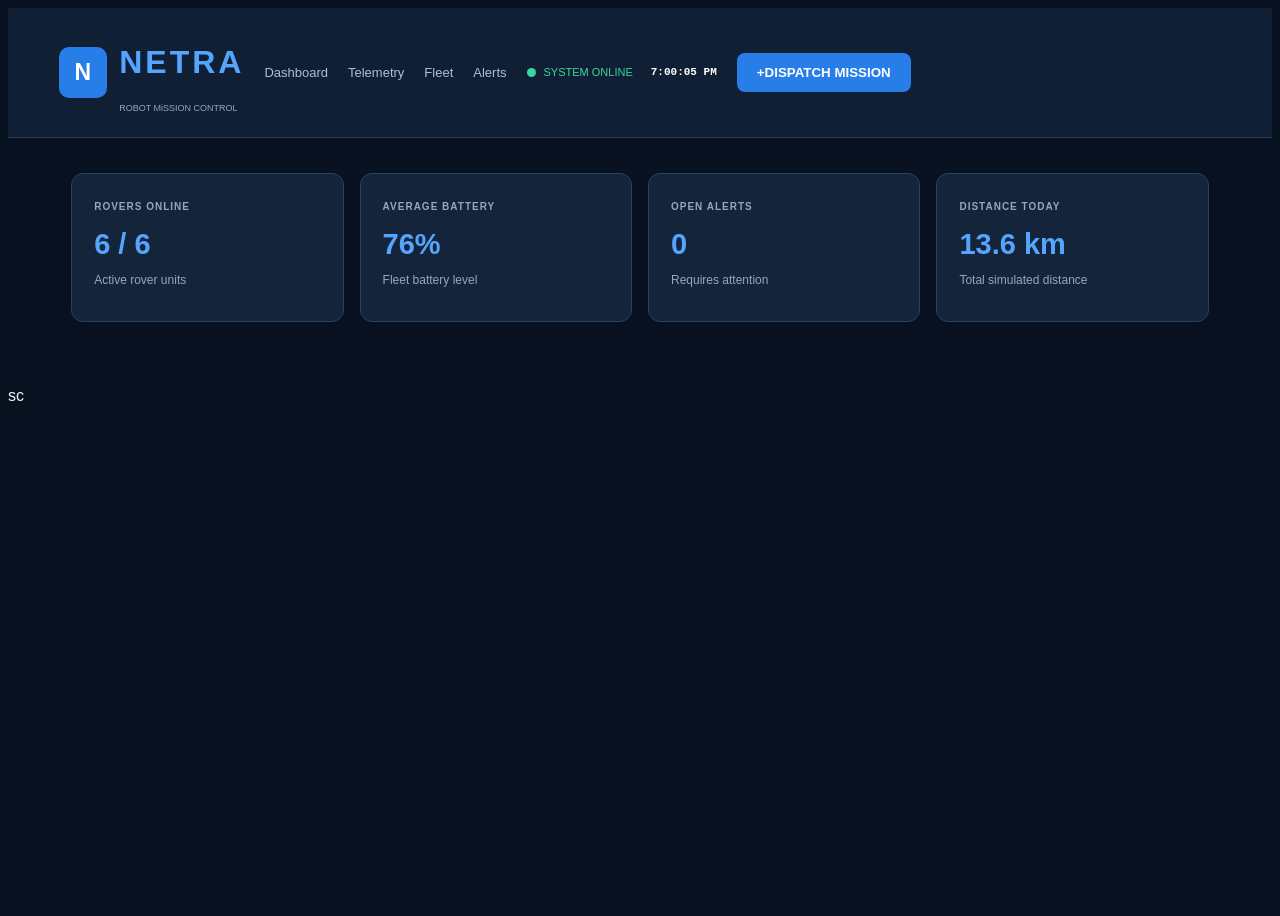
<file: index.html>
<!DOCTYPE html>
<html lang="en">
<head>
    <meta charset="UTF-8">
    <meta name="viewport" content="width=device-width, initial-scale=1.0">
    <title>NETRA Robot Monitoring System</title>
    <link rel="stylesheet" href="style.css">
</head>
<body>
    <!-- Header portion of the page-->
    <header class="top-header">
        <div class="banner">
            <!-- Logo-->
            <div class="logo">
                N
            </div>
            <div>
                <h1> NETRA </h1>
                <p>ROBOT MiSSION CONTROL</p>
            </div>
        </div>

        <!-- Navigation bar-->
        <nav class="navbar">
            <a href="#">Dashboard</a>
            <a href="#">Telemetry</a>
            <a href="#">Fleet</a>
            <a href="#">Alerts</a>
        </nav>

        <!-- System time-->
        <div class="system-time">
            <span class="online-dot"></span> 
            <span>SYSTEM ONLINE</span> 
            <strong id="clock">--:--:--</strong>
        </div>

        <div class="Dispatch-button">
            <button>+DISPATCH MISSION</button>
        </div>
    </header>

    <!-- ================= MAIN DASHBOARD ================= --> 
     <main class="page"> 
        <!-- ================= KPI CARDS ================= --> <!-- Displays important fleet statistics --> 
         <section class="kpi-grid"> 
            <article class="kpi-card"> 
                <span>ROVERS ONLINE</span> 
                <h2 id="online-count">6 / 6</h2> 
                <p>Active rover units</p> 
            </article> 
            <article class="kpi-card"> 
                <span>AVERAGE BATTERY</span>
                <h2 id="average-battery">76%</h2> 
                <p>Fleet battery level</p> 
            </article> 
            <article class="kpi-card"> 
                <span>OPEN ALERTS</span> 
                <h2 id="alert-count">0</h2> 
                <p>Requires attention</p> 
            </article> 
            <article class="kpi-card"> 
                <span>DISTANCE TODAY</span> 
                <h2 id="distance">13.6 km</h2> 
                <p>Total simulated distance</p> 
            </article> 
        </section>
        <!-- more sections are added here in later parts --> 
    </main>
    
    <script src="script.js">  </script>sc
</body>
</html>
</file>
<file: style.css>
{ 
	box-sizing: border-box; 
	margin: 0; 
	padding: 0; 
}

html 
{ 
	scroll-behavior: smooth; 
}

body 
{ 
	background: #08111f; 
	color: #edf4ff; 
	font-family: Arial, sans-serif; 
	min-height: 100vh; 
}

.top-header
{
    min-height: 82px;
    display: flex;
    align-items: center;
    padding: 15px 4%;
    background-color: #111f34;
    color: white;
    border-bottom: 1px solid #2a3d59;
    gap: 20px;
}

.banner
{
    display:flex;
    align-items: center;
    gap: 12px;
}

.logo
{
    background: #287ee8;
    border-radius: 10px;
    padding: 12px 16px;
    font-size: 23px;
    font-weight: bold;
}

.banner h1
{
    color: #54a5ff;
    letter-spacing: 3px;
}

.banner p
{
    color: #91a8c5;
    font-size: 9px;
}

nav
{
    display: flex;
    gap: 20px;
}

nav a 
{ 
    color: #aebed3; 
    text-decoration: none; 
    font-size: 13px; 
}

nav a:hover 
{ 
    color: #54a5ff; 
}

.system-time
{
    display: flex;
    align-items: center;
    gap:8px;
    color: #39d6a0;
    font-size: 11px;
}

.online-dot 
{ 
    width: 9px; 
    height: 9px; 
    background: #39d6a0; 
    border-radius: 50%; 
}

#clock 
{ 
    color: white; 
    margin-left: 10px; 
    font-family: monospace; 
}

button 
{ 
    background: #287ee8; 
    border: 0; 
    color: white; 
    padding: 12px 20px; 
    border-radius: 8px; 
    cursor: pointer; 
    font-weight: bold; 
} 

/* Changes button colour when the mouse moves over it */ 
button:hover 
{ 
    background: #1765c3; 
}

button, input, select 
{ 
    font-family: inherit; 
}

/* ================= MAIN PAGE ================= */ 
/* Controls the spacing around the dashboard content */ 
.page 
{ 
    padding: 35px 5%; 
} 

/* Common paragraph colour inside the main page */ 

.page p 
{ 
    color: #91a8c5; 
}

/* ================= KPI CARDS ================= */ 
/* Creates four columns for important dashboard statistics */ 
.kpi-grid 
{ 
    display: grid; 
    grid-template-columns: repeat(4, 1fr); 
    gap: 16px; 
    margin-bottom: 30px; 
}

/* Common card and panel background */ 
.kpi-card, .panel 
{ 
    background: #14243a; 
    border: 1px solid #2a4262; 
    border-radius: 12px; 
}

/* KPI card spacing and animation */ 
.kpi-card 
{
    padding: 22px; 
    transition: 0.2s; 
}

/* Card hover animation */ 
.kpi-card:hover 
{ 
    border-color: #438cff; 
    transform: translateY(-3px); 
}

/* KPI card heading labels */ 
.kpi-card span 
{ 
    color: #91a8c5; 
    font-size: 10px;
    letter-spacing: 1px; 
    font-weight: bold; 
}

/* KPI numerical values */ 
.kpi-card h2 
{ 
    color: #54a5ff; 
    font-size: 29px; 
    margin: 14px 0 8px; 
}

/* KPI descriptions */ 
.kpi-card p 
{ 
    color: #91a8c5; 
    font-size: 12px; 
}
</file>
